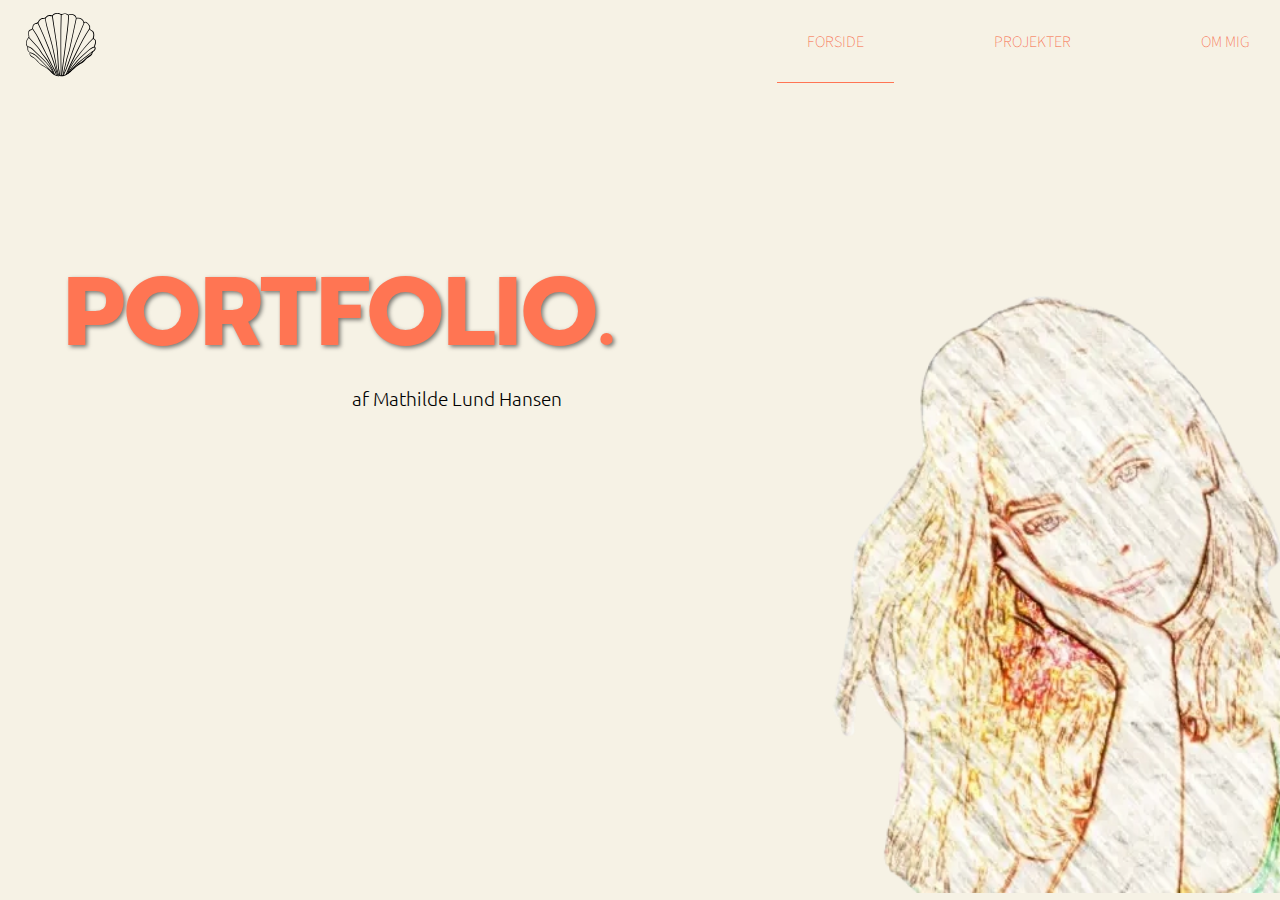
<file: index.html>
<!DOCTYPE html>
<html lang="da">

<head>
    <meta charset="UTF-8">
    <meta name="viewport" content="width=device-width, initial-scale=1.0">
    <meta name="description"
        content="Do you want people to click on your search result? Learn how to write the best meta description. Including 7 characteristics and examples!">
    <link rel="preconnect" href="https://fonts.googleapis.com">
    <link rel="preconnect" href="https://fonts.gstatic.com" crossorigin>
    <link href="https://fonts.googleapis.com/css2?family=Londrina+Shadow&display=swap" rel="stylesheet">
    <link href="https://fonts.googleapis.com/css2?family=Prompt:wght@500&display=swap" rel="stylesheet">
    <link href="https://fonts.googleapis.com/css2?family=Assistant:wght@300&display=swap" rel="stylesheet">
    <link href="https://fonts.googleapis.com/css2?family=Ubuntu&display=swap" rel="stylesheet">
    <link rel="icon" type="image/svg" href="billeder/muslinglogo.svg">
    <link rel="stylesheet" href="styles/index.css">
    <link rel="stylesheet" href="styles/general.css">
    <title>Forside</title>
</head>

<body>
    <header>
        <div class="logo">
            <a href="index.html">
                <img src="billeder/muslinglogo.svg" alt="logo">
            </a>
        </div>

        <nav>
            <ul class="menu">
                <li class="forside"><a href="index.html">Forside</a></li>
                <li><a href="projekter.html">Projekter</a></li>
                <li><a href="ommig.html">Om mig</a></li>
            </ul>
            <div class="burger">
                <div class="line"></div>
                <div class="line"></div>
                <div class="line"></div>
            </div>
        </nav>

    </header>
    <main>
        <div class="grid_1_1">
            <div class="container1">
                <h1 class="portfolio_tekst">PORTFOLIO.</h1>
                <h2>af Mathilde Lund Hansen</h2>

            </div>
            <div class="container2">
                <img src="billeder/tegning.webp" alt="tegning">
            </div>

        </div>
    </main>
    <footer>


    </footer>
    <script src="menu.js"></script>
</body>

</html>
</file>
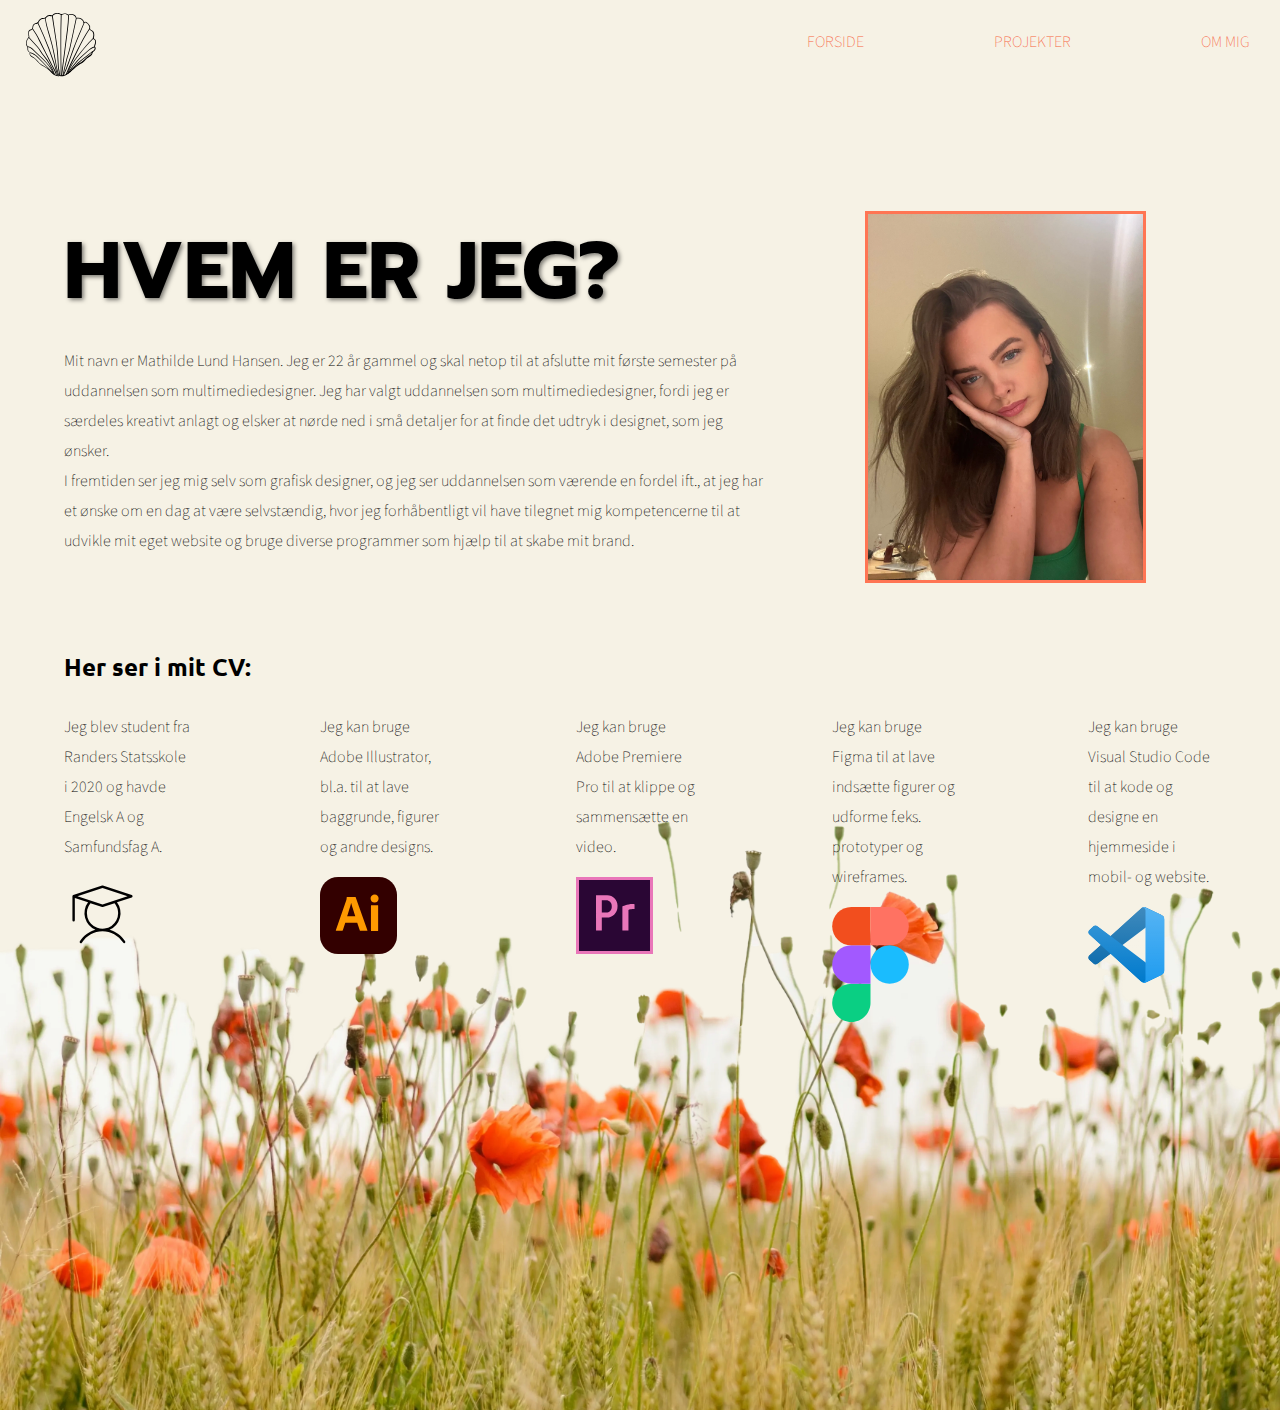
<file: ommig.html>
<!DOCTYPE html>
<html lang="da">

<head>
    <meta charset="UTF-8">
    <meta name="viewport" content="width=device-width, initial-scale=1.0">
    <meta name="description"
        content="Do you want people to click on your search result? Learn how to write the best meta description. Including 7 characteristics and examples!">
    <link rel="preconnect" href="https://fonts.googleapis.com">
    <link rel="preconnect" href="https://fonts.gstatic.com" crossorigin>
    <link href="https://fonts.googleapis.com/css2?family=Londrina+Shadow&display=swap" rel="stylesheet">
    <link href="https://fonts.googleapis.com/css2?family=Prompt:wght@500&display=swap" rel="stylesheet">
    <link href="https://fonts.googleapis.com/css2?family=Assistant:wght@300&display=swap" rel="stylesheet">
    <link href="https://fonts.googleapis.com/css2?family=Ubuntu&display=swap" rel="stylesheet">
    <link rel="icon" type="image/svg" href="billeder/muslinglogo.svg">
    <link rel="stylesheet" href="styles/general.css">
    <link rel="stylesheet" href="styles/ommig.css">
    <title>Om mig</title>
</head>

<body>
    <header>
        <div class="logo">
            <a href="index.html"><img src="billeder/muslinglogo.svg" alt="logo"></a>
        </div>
        <nav>
            <ul class="menu">
                <li><a href="index.html">Forside</a></li>
                <li><a href="projekter.html">Projekter</a></li>
                <li class="ommig"><a href="ommig.html">Om mig</a></li>
            </ul>
            <div class="burger">
                <div class="line"></div>
                <div class="line"></div>
                <div class="line"></div>
            </div>
        </nav>


    </header>
    <main>
        <div class="grid_1_1">
            <div class="tekst_ommig">
                <h1>HVEM ER JEG?</h1>
                <p>
                    Mit navn er Mathilde Lund Hansen. Jeg er 22 år gammel og skal netop til at afslutte mit første
                    semester på uddannelsen
                    som multimediedesigner. Jeg har valgt uddannelsen som multimediedesigner, fordi jeg er
                    særdeles
                    kreativt anlagt og
                    elsker at nørde ned i små detaljer for at finde det udtryk i designet, som jeg ønsker. <br> I
                    fremtiden
                    ser jeg mig selv som
                    grafisk designer, og jeg ser uddannelsen som værende en fordel ift., at jeg har et ønske om en dag
                    at være selvstændig,
                    hvor jeg forhåbentligt vil have tilegnet mig kompetencerne til at udvikle mit eget website og bruge
                    diverse
                    programmer som hjælp
                    til at skabe mit brand.
                </p>
            </div>
            <div class="mig">
                <img src="styles/portrat2.webp" alt="">
            </div>
        </div>
        <h2>Her ser i mit CV:</h2>
        <div class="grid_3_2">
            <div class="cv-box">
                <p>Jeg blev student fra Randers Statsskole i 2020 og havde Engelsk A og Samfundsfag A.
                </p>
                <img src="billeder/student-thin.svg" alt="student">
            </div>
            <div class="cv-box">
                <p>Jeg kan bruge Adobe Illustrator, bl.a. til at lave baggrunde, figurer og andre designs.</p>
                <img src="billeder/illustrator.svg" alt="illustrator">
            </div>
            <div class="cv-box">
                <p>Jeg kan bruge Adobe Premiere Pro til at klippe og sammensætte en video.</p>
                <img src="billeder/premierepro.svg" alt="pp">
            </div>
            <div class="cv-box">
                <p>Jeg kan bruge Figma til at lave indsætte figurer og udforme f.eks. prototyper og wireframes.</p>
                <img src="billeder/figma.svg" alt="figma">
            </div>
            <div class="cv-box">
                <p>Jeg kan bruge Visual Studio Code til at kode og designe en hjemmeside i mobil- og website.</p>
                <img src="billeder/visual-studio-code.svg" alt="figma">
            </div>

        </div>


    </main>
    <footer></footer>
    <script src="menu.js"></script>
</body>

</html>
</file>
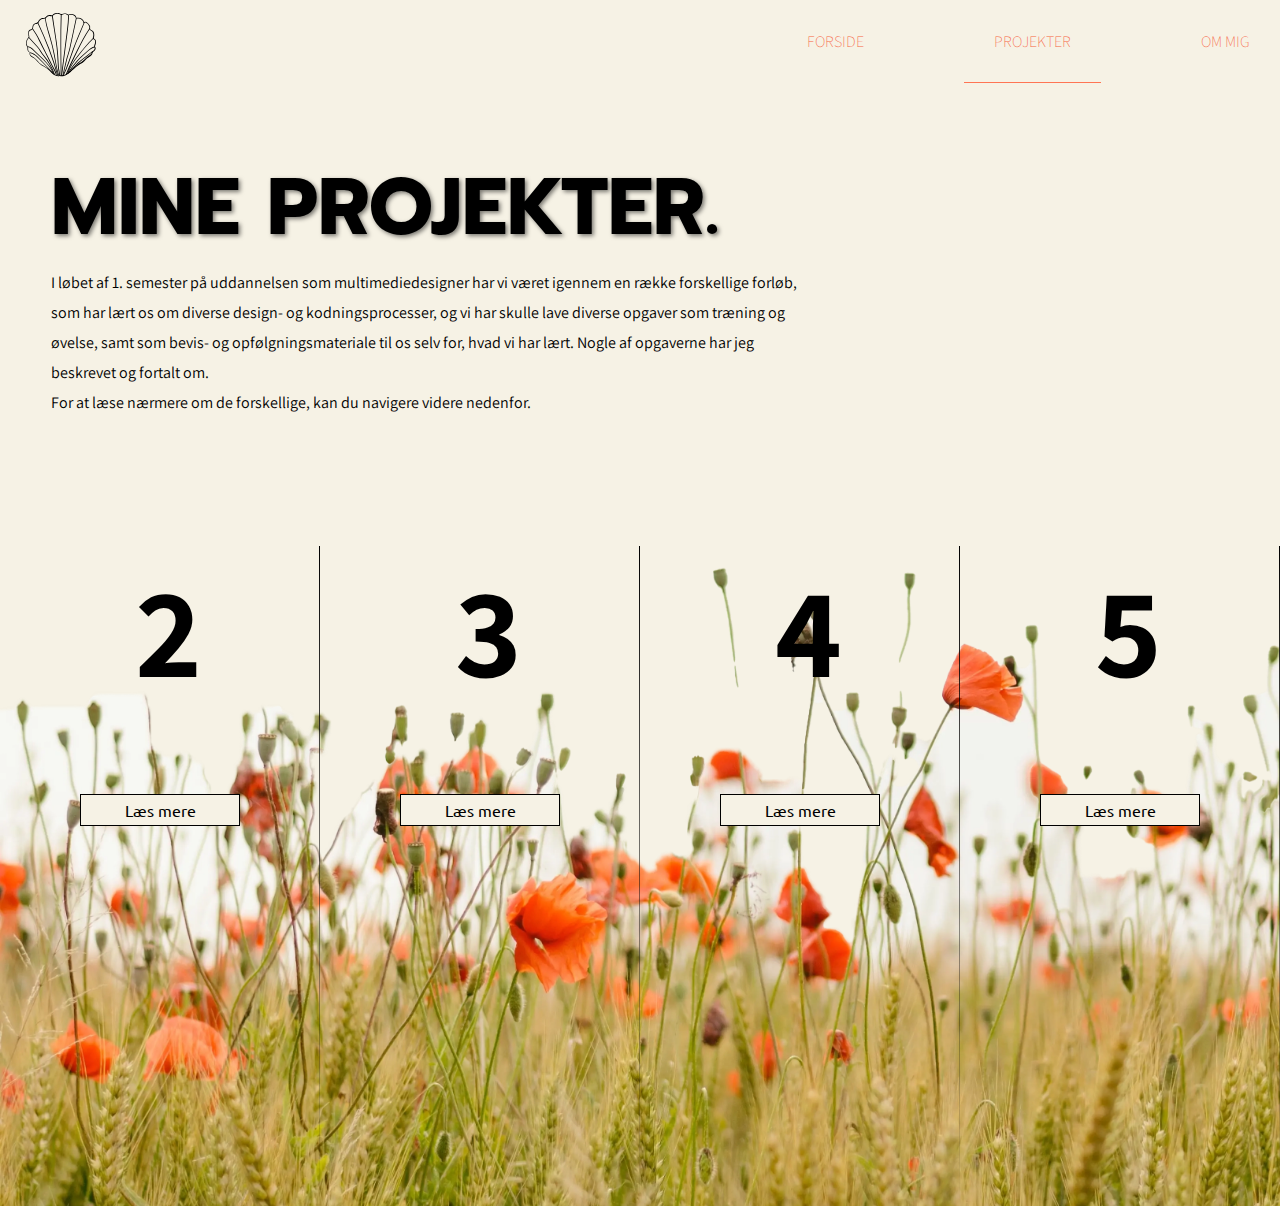
<file: projekter.html>
<!DOCTYPE html>
<html lang="da">

<head>
    <meta charset="UTF-8">
    <meta name="viewport" content="width=device-width, initial-scale=1.0">
    <meta name="description"
        content="Do you want people to click on your search result? Learn how to write the best meta description. Including 7 characteristics and examples!">
    <link rel="preconnect" href="https://fonts.googleapis.com">
    <link rel="preconnect" href="https://fonts.gstatic.com" crossorigin>
    <link href="https://fonts.googleapis.com/css2?family=Londrina+Shadow&display=swap" rel="stylesheet">
    <link href="https://fonts.googleapis.com/css2?family=Prompt:wght@500&display=swap" rel="stylesheet">
    <link href="https://fonts.googleapis.com/css2?family=Assistant:wght@300&display=swap" rel="stylesheet">
    <link href="https://fonts.googleapis.com/css2?family=Ubuntu&display=swap" rel="stylesheet">
    <link rel="icon" type="image/svg" href="billeder/muslinglogo.svg">
    <link rel="stylesheet" href="styles/general.css">
    <link rel="stylesheet" href="styles/projekter.css">
    <title>Projekter</title>
</head>

<body>
    <header>
        <div class="logo">
            <a href="index.html"><img src="billeder/muslinglogo.svg" alt="logo"></a>
        </div>
        <nav>
            <ul class="menu">
                <li><a href="index.html">Forside</a></li>
                <li class="projekter"><a href="projekter.html">Projekter</a></li>
                <li><a href="ommig.html">Om mig</a></li>
            </ul>
            <div class="burger">
                <div class="line"></div>
                <div class="line"></div>
                <div class="line"></div>
            </div>
        </nav>


    </header>
    <main>
        <div class="container">
            <h1>MINE PROJEKTER.</h1>
            <p class="projekter_tekst">I løbet af 1. semester på uddannelsen som multimediedesigner har vi været igennem
                en række forskellige forløb, som har
                lært os om diverse design- og kodningsprocesser, og vi har skulle lave diverse opgaver som træning og
                øvelse, samt som
                bevis- og opfølgningsmateriale til os selv for, hvad vi har lært. Nogle af opgaverne har jeg beskrevet
                og fortalt om. <br> For at læse
                nærmere om de
                forskellige, kan du navigere videre nedenfor.
            </p>
        </div>
        <div class="grid_5">
            <div class="tema-box" id="tema2">
                <p class="tal">2</p>
                <a href="tema2.html">Læs mere</a>
            </div>
            <div class="tema-box" id="tema3">
                <p class="tal">3</p>
                <a href="tema3.html">Læs mere</a>
            </div>
            <div class="tema-box" id="tema4">
                <p class="tal">4</p>
                <a href="tema4.html">Læs mere</a>
            </div>
            <div class="tema-box" id="tema5">
                <p class="tal">5</p>
                <a href="tema5.html">Læs mere</a>
            </div>

        </div>
    </main>
    <footer></footer>
    <script src="menu.js"></script>
</body>

</html>
</file>
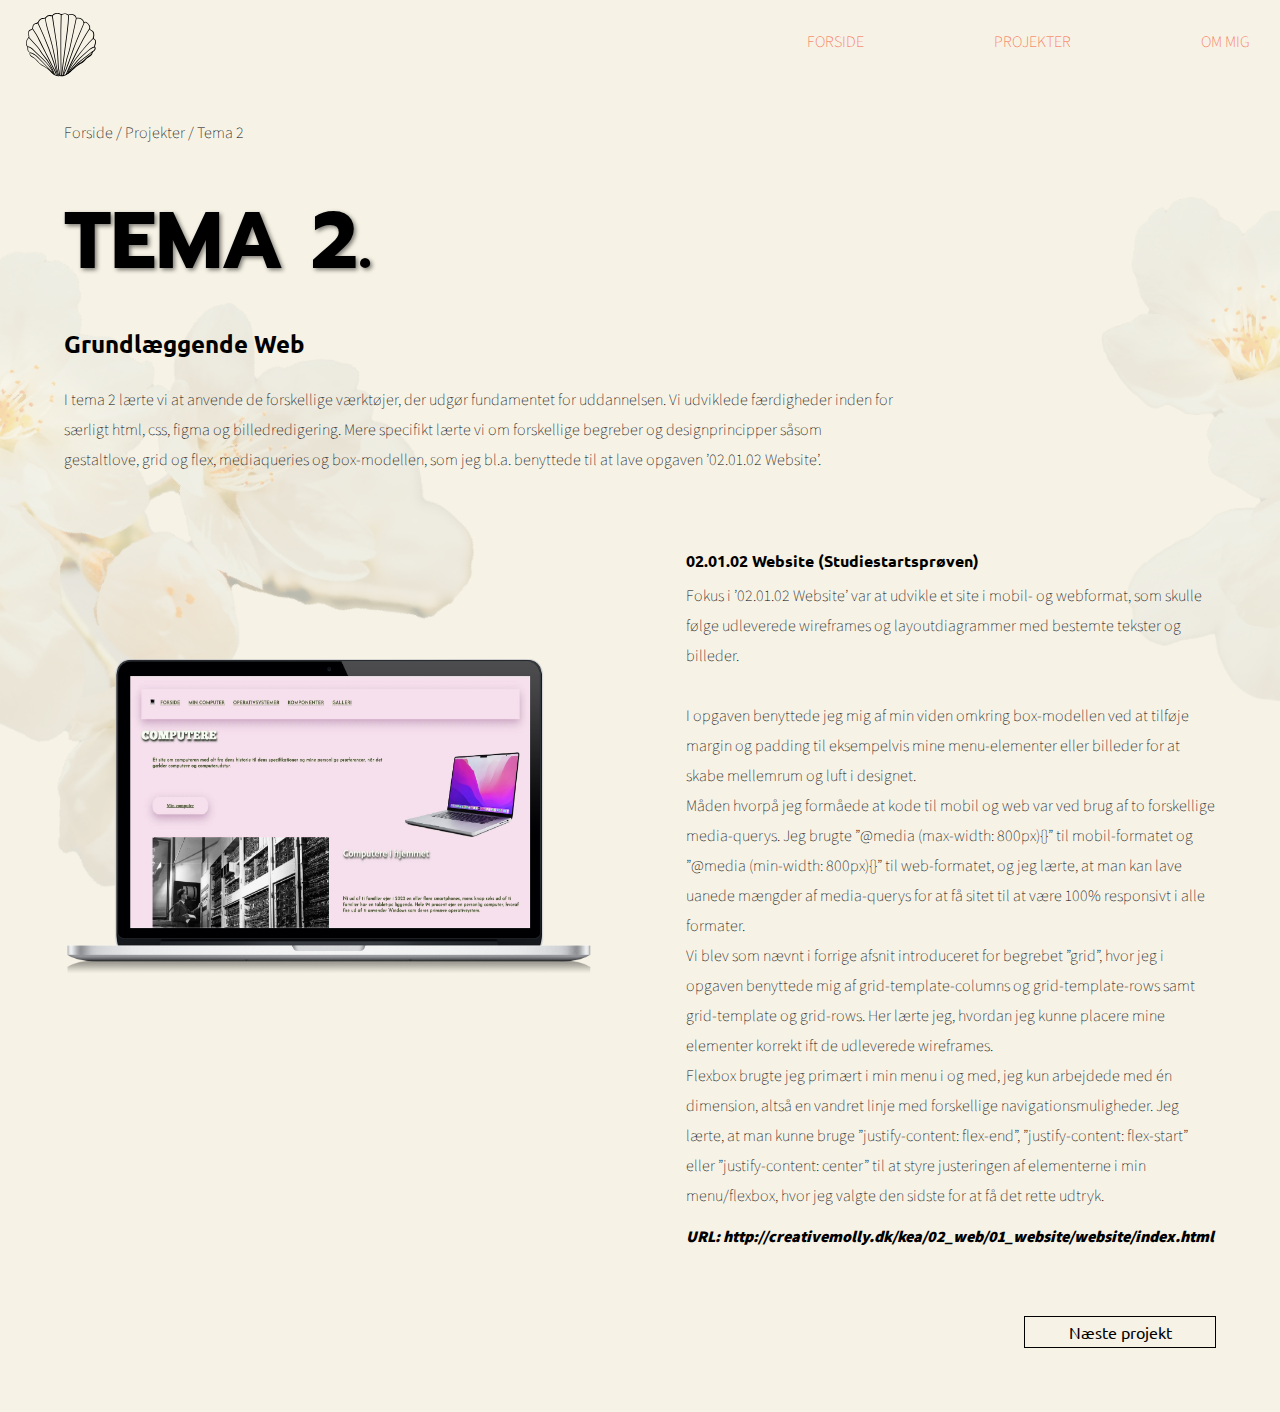
<file: tema2.html>
<!DOCTYPE html>
<html lang="da">

<head>
    <meta charset="UTF-8">
    <meta name="viewport" content="width=device-width, initial-scale=1.0">
    <meta name="description"
        content="Do you want people to click on your search result? Learn how to write the best meta description. Including 7 characteristics and examples!">
    <link rel="preconnect" href="https://fonts.googleapis.com">
    <link rel="preconnect" href="https://fonts.gstatic.com" crossorigin>
    <link href="https://fonts.googleapis.com/css2?family=Londrina+Shadow&display=swap" rel="stylesheet">
    <link href="https://fonts.googleapis.com/css2?family=Prompt:wght@500&display=swap" rel="stylesheet">
    <link href="https://fonts.googleapis.com/css2?family=Assistant:wght@300&display=swap" rel="stylesheet">
    <link href="https://fonts.googleapis.com/css2?family=Ubuntu&display=swap" rel="stylesheet">
    <link rel="icon" type="image/svg" href="billeder/muslinglogo.svg">
    <link rel="stylesheet" href="styles/general.css">
    <link rel="stylesheet" href="styles/tema.css">
    <title>Tema 2</title>
</head>

<body>
    <header>
        <div class="logo">
            <a href="index.html"><img src="billeder/muslinglogo.svg" alt="logo"></a>
        </div>
        <nav>
            <ul class="menu">
                <li><a href="index.html">Forside</a></li>
                <li><a href="projekter.html">Projekter</a></li>
                <li><a href="ommig.html">Om mig</a></li>
            </ul>
            <div class="burger">
                <div class="line"></div>
                <div class="line"></div>
                <div class="line"></div>
            </div>
        </nav>


    </header>

    <main>
        <div class="brodkrummesti">
            <a href="index.html">Forside</a> /
            <a href="projekter.html">Projekter</a> /
            <span>Tema 2</span>
        </div>

        <h1>TEMA 2.</h1>
        <h2>Grundlæggende Web</h2>
        <p id="temabeskrivelse"> I tema 2 lærte vi at anvende de forskellige værktøjer, der udgør fundamentet for
            uddannelsen. Vi
            udviklede færdigheder
            inden for særligt html, css, figma og billedredigering. Mere specifikt lærte vi om forskellige
            begreber og
            designprincipper såsom gestaltlove, grid og flex, mediaqueries og box-modellen, som jeg bl.a.
            benyttede til at lave
            opgaven ’02.01.02 Website’.
        </p>
        <div class="grid_1_1">
            <div>
                <a href="http://creativemolly.dk/kea/02_web/01_website/website/index.html"><img id="spil_billeder"
                        src="styles/studiestartsprove.svg" alt="studiestart"></a>
            </div>
            <div>
                <h3>02.01.02 Website (Studiestartsprøven)</h3>
                <p class="opgavebeskrivelse">Fokus i ’02.01.02 Website’ var at udvikle et site i mobil- og webformat,
                    som
                    skulle følge udleverede wireframes og
                    layoutdiagrammer med bestemte tekster og billeder. <br> <br>
                    I opgaven benyttede jeg mig af min viden omkring box-modellen ved at tilføje margin og padding til
                    eksempelvis mine
                    menu-elementer eller billeder for at skabe mellemrum og luft i designet.
                    <br>
                    Måden hvorpå jeg formåede at kode til mobil og web var ved brug af to forskellige media-querys. Jeg
                    brugte ”@media
                    (max-width: 800px){}” til mobil-formatet og ”@media (min-width: 800px){}” til web-formatet, og jeg
                    lærte, at man kan
                    lave uanede mængder af media-querys for at få sitet til at være 100% responsivt i alle formater.
                    <br> Vi blev som nævnt i forrige afsnit introduceret for begrebet ”grid”, hvor jeg i opgaven
                    benyttede
                    mig af
                    grid-template-columns og grid-template-rows samt grid-template og grid-rows. Her lærte jeg, hvordan
                    jeg kunne placere
                    mine elementer korrekt ift de udleverede wireframes.
                    <br> Flexbox brugte jeg primært i min menu i og med, jeg kun arbejdede med én dimension, altså en
                    vandret
                    linje med
                    forskellige navigationsmuligheder. Jeg lærte, at man kunne bruge ”justify-content: flex-end”,
                    ”justify-content:
                    flex-start” eller ”justify-content: center” til at styre justeringen af elementerne i min
                    menu/flexbox, hvor jeg valgte
                    den sidste for at få det rette udtryk.
                </p>

                <p class="link">
                    URL:
                    http://creativemolly.dk/kea/02_web/01_website/website/index.html
                </p>
            </div>
        </div>




        <div class="projekter_knapper">
            <a class="projekter_knap" href="tema3.html">Næste projekt</a>
        </div>
    </main>
    <footer></footer>
    <script src="menu.js"></script>
</body>

</html>
</file>
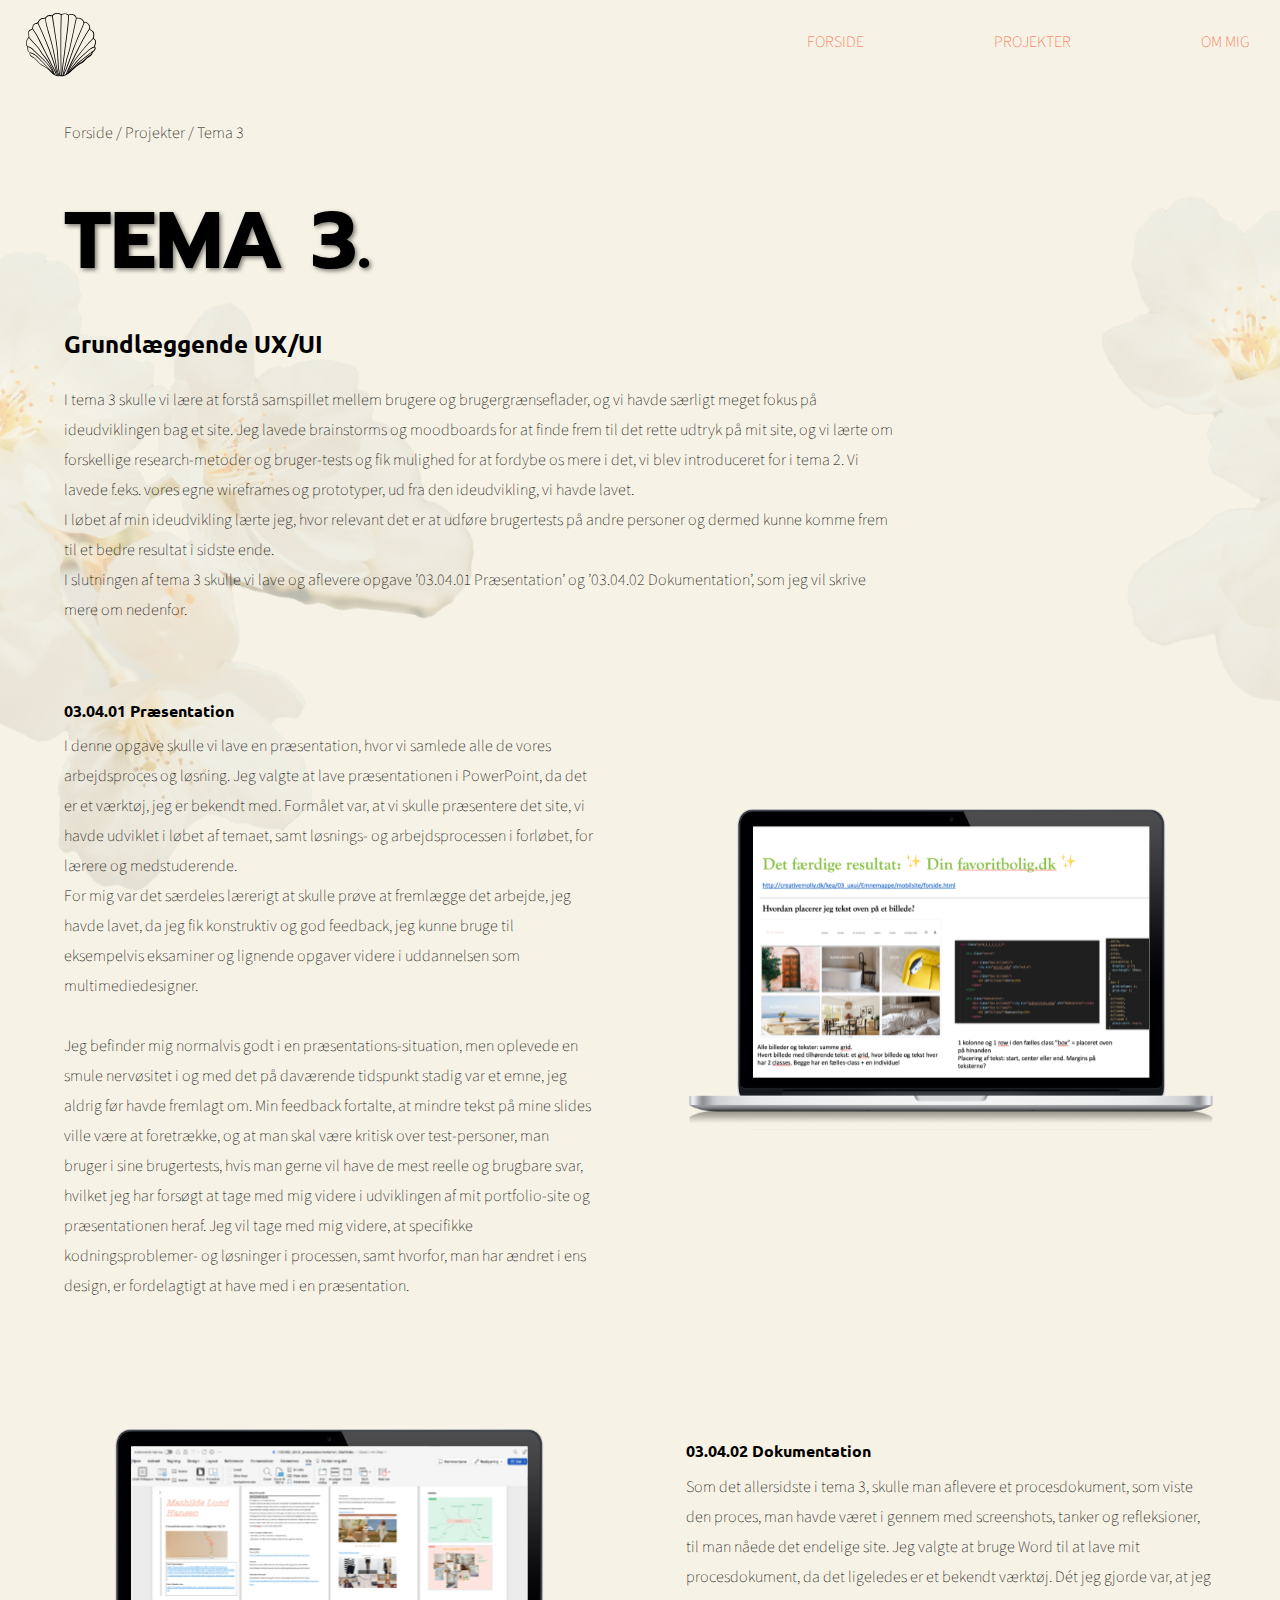
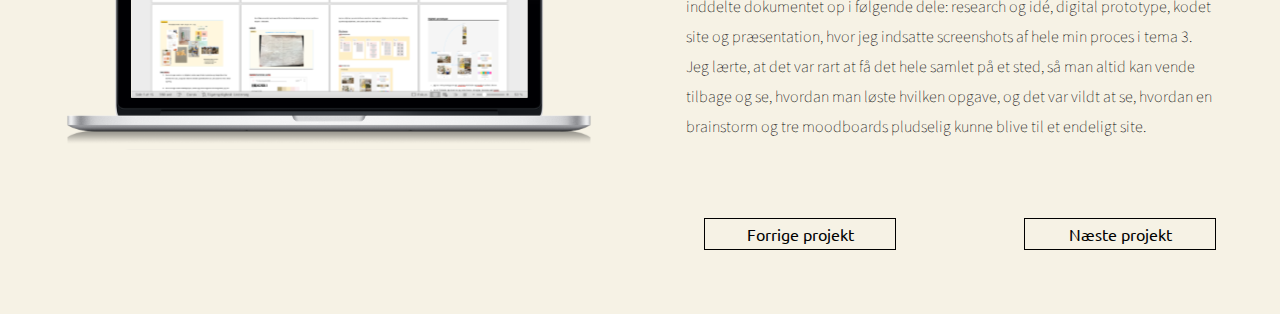
<file: tema3.html>
<!DOCTYPE html>
<html lang="da">

<head>
    <meta charset="UTF-8">
    <meta name="viewport" content="width=device-width, initial-scale=1.0">
    <meta name="description"
        content="Do you want people to click on your search result? Learn how to write the best meta description. Including 7 characteristics and examples!">
    <link rel="preconnect" href="https://fonts.googleapis.com">
    <link rel="preconnect" href="https://fonts.gstatic.com" crossorigin>
    <link href="https://fonts.googleapis.com/css2?family=Londrina+Shadow&display=swap" rel="stylesheet">
    <link href="https://fonts.googleapis.com/css2?family=Prompt:wght@500&display=swap" rel="stylesheet">
    <link href="https://fonts.googleapis.com/css2?family=Assistant:wght@300&display=swap" rel="stylesheet">
    <link href="https://fonts.googleapis.com/css2?family=Ubuntu&display=swap" rel="stylesheet">
    <link rel="icon" type="image/svg" href="billeder/muslinglogo.svg">
    <link rel="stylesheet" href="styles/general.css">
    <link rel="stylesheet" href="styles/tema.css">
    <title>Tema 3</title>
</head>

<body>
    <header>
        <div class="logo">
            <a href="index.html"><img src="billeder/muslinglogo.svg" alt="logo"></a>
        </div>
        <nav>
            <ul class="menu">
                <li><a href="index.html">Forside</a></li>
                <li><a href="projekter.html">Projekter</a></li>
                <li><a href="ommig.html">Om mig</a></li>
            </ul>
            <div class="burger">
                <div class="line"></div>
                <div class="line"></div>
                <div class="line"></div>
            </div>
        </nav>


    </header>
    <main>
        <div class="brodkrummesti">
            <a href="index.html">Forside</a> /
            <a href="projekter.html">Projekter</a> /
            <span>Tema 3</span>
        </div>
        <h1>TEMA 3.</h1>
        <h2>Grundlæggende UX/UI</h2>
        <p id="temabeskrivelse">
            I tema 3 skulle vi lære at forstå samspillet mellem brugere og brugergrænseflader, og vi havde særligt meget
            fokus på
            ideudviklingen bag et site. Jeg lavede brainstorms og moodboards for at finde frem til det rette udtryk på
            mit site, og vi
            lærte om forskellige research-metoder og bruger-tests og fik mulighed for at fordybe os mere i det, vi blev
            introduceret
            for i tema 2. Vi lavede f.eks. vores egne wireframes og prototyper, ud fra den ideudvikling, vi havde lavet.
            <br> I løbet af
            min ideudvikling lærte jeg, hvor relevant det er at udføre brugertests på andre personer og dermed kunne
            komme frem til
            et bedre resultat i sidste ende. <br> I slutningen af tema 3 skulle vi lave og aflevere opgave ’03.04.01
            Præsentation’ og
            ’03.04.02 Dokumentation’, som jeg vil skrive mere om nedenfor.
        </p>
        <div id="overstegrid" class="grid_1_1">
            <div>
                <h3>03.04.01 Præsentation</h3>
                <p>I denne opgave skulle vi lave en præsentation, hvor vi samlede alle de vores arbejdsproces og
                    løsning. Jeg valgte at
                    lave præsentationen i PowerPoint, da det er et værktøj, jeg er bekendt med. Formålet var, at vi
                    skulle præsentere det
                    site, vi havde udviklet i løbet af temaet, samt løsnings- og arbejdsprocessen i forløbet, for lærere
                    og medstuderende.
                    <br>
                    For mig var det særdeles lærerigt at skulle prøve at fremlægge det arbejde, jeg havde lavet,
                    da jeg fik
                    konstruktiv og god feedback, jeg kunne bruge til eksempelvis eksaminer og lignende opgaver videre i
                    uddannelsen som
                    multimediedesigner.
                    <br>
                    <br>
                    Jeg befinder mig normalvis godt i en præsentations-situation, men oplevede en smule nervøsitet i og
                    med det på daværende
                    tidspunkt stadig var et emne, jeg aldrig før havde fremlagt om. Min feedback fortalte, at mindre
                    tekst på mine slides
                    ville være at foretrække, og at man skal være kritisk over test-personer, man bruger i sine
                    brugertests, hvis man gerne
                    vil have de mest reelle og brugbare svar, hvilket jeg har forsøgt at tage med mig videre i
                    udviklingen af mit
                    portfolio-site og præsentationen heraf. Jeg vil tage med mig videre, at specifikke
                    kodningsproblemer- og løsninger i
                    processen, samt hvorfor, man har ændret i ens design, er fordelagtigt at have med i en præsentation.
                </p>
            </div>
            <div> <a href="filer/prasentation.pdf"><img id="spil_billeder" src="styles/prasentation.svg"
                        alt="prasentation"></a></div>
        </div>
        <div class="grid_1_1">
            <div><a href="filer/procesdokument.pdf"><img id="spil_billeder2" src="styles/dokumentation.svg"
                        alt="dokumentation"></a></div>
            <div class="order">
                <h3>03.04.02 Dokumentation</h3>
                <p>Som det allersidste i tema 3, skulle man aflevere et procesdokument, som viste den proces, man havde
                    været i gennem med
                    screenshots, tanker og refleksioner, til man nåede det endelige site. Jeg valgte at bruge Word til
                    at lave mit
                    procesdokument, da det ligeledes er et bekendt værktøj.
                    Dét jeg gjorde var, at jeg inddelte dokumentet op i følgende dele: research og idé, digital
                    prototype, kodet site og
                    præsentation, hvor jeg indsatte screenshots af hele min proces i tema 3. Jeg lærte, at det var rart
                    at få det hele
                    samlet på et sted, så man altid kan vende tilbage og se, hvordan man løste hvilken opgave, og det
                    var vildt at se,
                    hvordan en brainstorm og tre moodboards pludselig kunne blive til et endeligt site.
                </p>
            </div>

        </div>
        <div class="projekter_knapper">
            <a class="projekter_knap" href="tema2.html">Forrige projekt</a>
            <a class="projekter_knap" href="tema4.html">Næste projekt</a>
        </div>
    </main>
    <footer></footer>
    <script src="menu.js"></script>
</body>

</html>
</file>
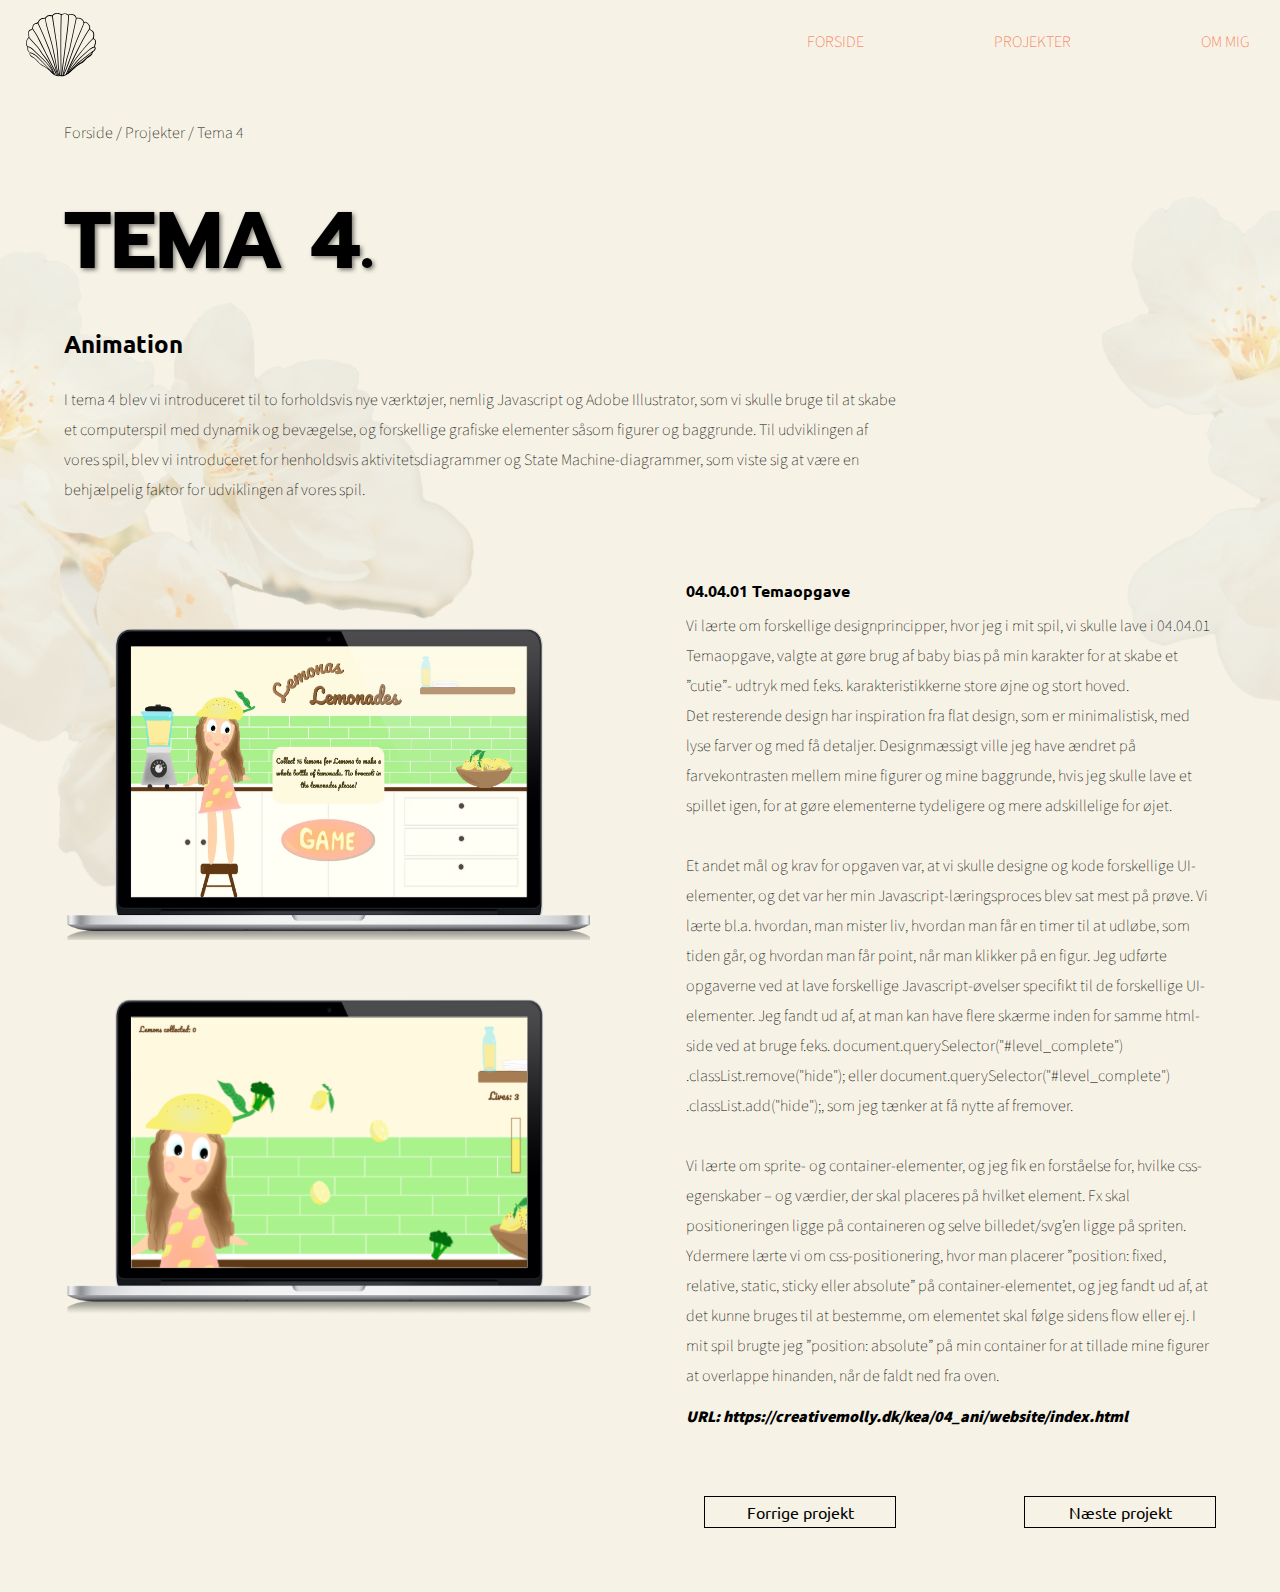
<file: tema4.html>
<!DOCTYPE html>
<html lang="da">

<head>
    <meta charset="UTF-8">
    <meta name="viewport" content="width=device-width, initial-scale=1.0">
    <meta name="description"
        content="Do you want people to click on your search result? Learn how to write the best meta description. Including 7 characteristics and examples!">
    <link rel="preconnect" href="https://fonts.googleapis.com">
    <link rel="preconnect" href="https://fonts.gstatic.com" crossorigin>
    <link href="https://fonts.googleapis.com/css2?family=Londrina+Shadow&display=swap" rel="stylesheet">
    <link href="https://fonts.googleapis.com/css2?family=Prompt:wght@500&display=swap" rel="stylesheet">
    <link href="https://fonts.googleapis.com/css2?family=Assistant:wght@300&display=swap" rel="stylesheet">
    <link href="https://fonts.googleapis.com/css2?family=Ubuntu&display=swap" rel="stylesheet">
    <link rel="icon" type="image/svg" href="billeder/muslinglogo.svg">
    <link rel="stylesheet" href="styles/general.css">
    <link rel="stylesheet" href="styles/tema.css">
    <title>Tema 4</title>
</head>

<body>
    <header>
        <div class="logo">
            <a href="index.html"><img src="billeder/muslinglogo.svg" alt="logo"></a>
        </div>
        <nav>
            <ul class="menu">
                <li><a href="index.html">Forside</a></li>
                <li><a href="projekter.html">Projekter</a></li>
                <li><a href="ommig.html">Om mig</a></li>
            </ul>
            <div class="burger">
                <div class="line"></div>
                <div class="line"></div>
                <div class="line"></div>
            </div>
        </nav>


    </header>
    <main>
        <div class="brodkrummesti">
            <a href="index.html">Forside</a> /
            <a href="projekter.html">Projekter</a> /
            <span>Tema 4</span>
        </div>
        <h1>TEMA 4.</h1>
        <h2>Animation</h2>

        <p id="temabeskrivelse">I tema 4 blev vi introduceret til to forholdsvis nye værktøjer, nemlig
            Javascript
            og
            Adobe Illustrator, som
            vi skulle
            bruge til at skabe et computerspil med dynamik og bevægelse, og forskellige grafiske elementer såsom figurer
            og
            baggrunde.
            Til udviklingen af vores spil, blev vi introduceret for henholdsvis aktivitetsdiagrammer og State
            Machine-diagrammer,
            som viste sig at være en behjælpelig faktor for udviklingen af vores spil.
        </p>
        <div id="spil_billeder" class="grid_1_1">
            <div>
                <a href="https://creativemolly.dk/kea/04_ani/website/index.html "><img src="styles/spil.svg"
                        alt="spil"></a>
                <a href="https://creativemolly.dk/kea/04_ani/website/index.html "><img class="spil2"
                        src="styles/spil2.svg" alt="spil2"></a>

            </div>
            <div class="order">
                <h3>04.04.01 Temaopgave</h3>
                <p class="opgavebeskrivelse">Vi lærte om forskellige designprincipper, hvor jeg i mit spil, vi skulle
                    lave i 04.04.01 Temaopgave,
                    valgte at gøre brug af baby bias på min
                    karakter for at
                    skabe et ”cutie”- udtryk med f.eks. karakteristikkerne store øjne og stort hoved. <br> Det
                    resterende
                    design har inspiration
                    fra flat design, som er minimalistisk, med lyse farver og med få detaljer. Designmæssigt ville jeg
                    have ændret på
                    farvekontrasten mellem mine figurer og mine baggrunde, hvis jeg skulle lave et spillet igen, for at
                    gøre elementerne
                    tydeligere og mere adskillelige for øjet. <br> <br>
                    Et andet mål og krav for opgaven var, at vi skulle designe og kode forskellige UI-elementer, og det
                    var her min
                    Javascript-læringsproces blev sat mest på prøve. Vi lærte bl.a. hvordan, man mister liv, hvordan man
                    får en timer til at
                    udløbe, som tiden går, og hvordan man får point, når man klikker på en figur. Jeg udførte opgaverne
                    ved at lave
                    forskellige Javascript-øvelser specifikt til de forskellige UI-elementer. Jeg fandt ud af, at man
                    kan have flere skærme
                    inden for samme html-side ved at bruge f.eks.
                    document.querySelector("#level_complete") .classList.remove("hide"); eller
                    document.querySelector("#level_complete") .classList.add("hide");, som jeg tænker at få nytte af
                    fremover.
                    <br>
                    <br>
                    Vi lærte om sprite- og container-elementer, og jeg fik en forståelse for, hvilke css-egenskaber – og
                    værdier, der skal
                    placeres på hvilket element. Fx skal positioneringen ligge på containeren og selve billedet/svg’en
                    ligge på spriten.
                    Ydermere lærte vi om css-positionering, hvor man placerer ”position: fixed, relative, static, sticky
                    eller absolute” på
                    container-elementet, og jeg fandt ud af, at det kunne bruges til at bestemme, om elementet skal
                    følge sidens flow eller
                    ej. I mit spil brugte jeg ”position: absolute” på min container for at tillade mine figurer at
                    overlappe hinanden, når
                    de faldt ned fra oven.

                </p>
                <p class="link">
                    URL:
                    https://creativemolly.dk/kea/04_ani/website/index.html
                </p>
            </div>

        </div>

        <div class="projekter_knapper">
            <a class="projekter_knap" href="tema3.html">Forrige projekt</a>
            <a class="projekter_knap" href="tema5.html">Næste projekt</a>
        </div>
    </main>
    <footer></footer>
    <script src="menu.js"></script>
</body>

</html>
</file>
<file: styles/index.css>
h1 {
  font-family: "Prompt", sans-serif;
  font-size: 6rem;
  padding-top: 5%;
  text-shadow: 2px 2px 4px rgba(0, 0, 0, 0.5);
  color: #ff7553;
}

h2 {
  font-size: 1.2rem;
  text-decoration: none;
  font-weight: 100;
  font-family: "Ubuntu", sans-serif;
  padding-left: 50%;
}

.grid_1_1 {
  display: grid;
  grid-template-columns: 1fr 1fr;
}
.container1 {
  margin-left: 10%;
  padding-top: 20%;
}
.container2 {
  position: relative;
  height: 90vh;
}

.container2 img {
  max-width: 100%;
  height: auto;
  position: absolute;
  bottom: 0;
  right: 0;
  margin: 0;
  width: 70%;
}
.forside {
  border-bottom: 0.5px solid #ff7553;
}

@media (max-width: 800px) {
  h1 {
    font-size: 3.5rem;
  }
  h2 {
    font-size: 1rem;
    padding-left: 40%;
  }
  .grid_1_1 {
    display: grid;
    grid-template-columns: 1fr;
  }
  .container2 {
    height: 60vh;
  }
  .container2 img {
    width: 80%;
  }
}
</file>
<file: styles/general.css>
* {
  box-sizing: border-box;
  margin: 0;
  padding: 0;
}
img {
  max-width: 100%;
}

body {
  background-color: #f6f2e5;
}

header {
  display: flex;
  justify-content: flex-end;
  align-items: center;
  position: sticky;
  z-index: 100;
}
nav {
  display: flex;
  align-items: center;
  overflow-x: auto;
}
.menu {
  display: flex;
  list-style: none;
  margin: 0;
  padding: 0;
  gap: 50px;
}
.menu li {
  margin-right: 20px;
}

.menu li:last-child {
  margin-right: 0;
}
.menu a {
  display: block;
  padding: 30px;
  text-decoration: none;
  text-align: center;
  text-transform: uppercase;
  font-size: 1rem;
  color: #f6623d;
  font-family: "Assistant", sans-serif;
  font-weight: 100;
  cursor: pointer;
}
.menu a:hover {
  line-height: 50%;
}
.logo img {
  width: 70px;
}
.logo {
  margin-right: auto; /* for at flytte logoet helt til venstre*/
  margin-left: 2%;
  margin-top: 1%;
}

.burger {
  width: 30px;
  height: 20px;
  cursor: pointer;
}
.burger .line {
  width: 100%;
  height: 2px;
  background-color: #ff7553;
  margin-bottom: 5px;
  transition: 0.2s linear;
}
.burger {
  display: none;
}

@media screen and (max-width: 800px) {
  .menu {
    display: none;
  }
  .burger {
    display: block;
    margin-right: 20px;
  }
  .burger.active .line:nth-child(1) {
    transform: rotate(45deg) translate(5px, 5px);
    transition: 0.2s linear;
  }
  .burger.active .line:nth-child(2) {
    opacity: 0;
    transition: 0.15s linear;
  }
  .burger.active .line:nth-child(3) {
    transform: rotate(-45deg) translate(5px, -5px);
    transition: 0.2s linear;
  }
  nav.active .menu {
    display: block;
    background-color: #f6f2e5;
    position: absolute;
    top: 60px;
    left: 0;
    width: 100%;
    box-shadow: 0 0 10px rgba(0, 0, 0, 0.1);
    z-index: 1;
  }
  nav.active .menu li {
    margin: 10px 20px;
  }
  nav.active .menu a {
    font-size: 3cqw;
  }
  .icon-container {
    margin-right: 10%;
  }
  .logo img {
    width: 40px;
  }
}
</file>
<file: styles/ommig.css>
.grid_1_1 {
  display: grid;
  grid-template-columns: 2fr 1fr;
  gap: 100px;
  padding-top: 10%;
  margin-left: 5%;
  margin-right: 5%;
}
img {
  width: 100%;
}
h1 {
  font-size: 5rem;
  font-family: "Prompt", sans-serif;
  font-weight: bold;
  text-shadow: 2px 2px 4px rgba(0, 0, 0, 0.5);
}
p {
  font-size: 1rem;
  font-family: "Assistant", sans-serif;
  padding-top: 2%;
  font-weight: 100;
  line-height: 30px;
}
h2 {
  font-size: 1.5rem;
  font-family: "Ubuntu", sans-serif;
  margin-left: 5%;
  padding-top: 5%;
}
.grid_3_2 {
  display: grid;
  grid-template-columns: repeat(5, 1fr);
  padding-bottom: 30%;
  background-image: url(baggrundsbillede.webp);
  background-size: cover;
}
.grid_3_2 img {
  width: 60%;
  padding-top: 12%;
}
.cv-box {
  padding-top: 10%;
  margin-left: 25%;
  margin-right: 25%;
}
.mig img {
  border: solid #ff7553;
  width: 80%;
}

@media screen and (max-width: 800px) {
  h1 {
    font-size: 3rem;
  }
  .grid_1_1,
  .grid_3_2 {
    display: grid;
    grid-template-columns: 1fr;
    background-image: none;
  }

  .mig img {
    width: 100%;
  }
  .grid_3_2 {
    text-align: center;
  }
}
</file>
<file: styles/projekter.css>
.container {
  margin-top: 5%;
  padding-right: 20%;
}

h1 {
  font-size: 5rem;
  font-family: "Prompt", sans-serif;
  margin-left: 5%;
  text-shadow: 2px 2px 4px rgba(0, 0, 0, 0.5);
}

p {
  font-size: 1rem;
  font-family: "Assistant", sans-serif;
  margin-left: 5%;
}

.grid_5 {
  display: grid;
  grid-template-columns: repeat(4, 1fr);
  padding-top: 10%;
  background-image: url(baggrundsbillede.webp);
  background-size: cover;
}

.tema-box {
  overflow: hidden;
  text-align: center;
  font-family: "Ubuntu", sans-serif;
  padding-bottom: 300px;
  position: relative;
}

/* forklar nedenstående*/
.tema-box:before {
  content: "";
  position: absolute;
  top: 0;
  bottom: 0;
  right: 0;
  width: 1px;
  background: linear-gradient(to top, transparent, #000);
}
#tema2:hover {
  background-image: url(sincerely-media-zw8t5aMmJQQ-unsplash.webp);
  background-size: cover;
}
#tema3:hover {
  background-image: url(kokken.webp);
  background-size: cover;
}

#tema5:hover {
  background-image: url(hej.webp);
  background-size: cover;
}

#tema4:hover {
  background-image: url(tema4.webp);
  background-size: cover;
  background-position: center;
}

.tema-box p {
  display: block;
  font-size: 8rem;
  margin-bottom: 10px;
  color: black;
}

.tema-box a {
  display: block;
  border: 1px solid #000;
  color: #000;
  background-color: #f6f2e5;
  text-decoration: none;
  padding: 5px;
  font-size: 1rem;
  width: 50%;
  margin: 25%;
}

.projekter {
  border-bottom: 0.5px solid #ff7553;
}

.projekter_tekst {
  line-height: 30px;
  margin-right: 20%;
}

.tal {
  font-weight: bold;
}

@media screen and (max-width: 800px) {
  h1 {
    font-size: 3.5rem;
  }
  .grid_5 {
    display: grid;
    grid-template-columns: 1fr;
    background-image: none;
  }

  .tema-box {
    padding-bottom: 50px;
    padding-top: 50px;

    background-image: url(baggrundsbillede.webp);
    background-size: cover;
  }
  #tema2:hover,
  #tema3:hover,
  #tema4:hover,
  #tema5:hover,
  #tema6:hover {
    background-image: none;
  }
  .container {
    padding-right: 0;
  }
  .projekter_tekst {
    margin-right: 5%;
  }
}
</file>
<file: styles/tema.css>
body {
  background-image: url(temabaggrund.webp);
  background-size: cover;
  background-attachment: fixed;
  width: 100%;
  overflow-x: hidden;
}
h1 {
  font-size: 5rem;
  font-family: "Prompt", sans-serif;
  font-weight: bold;
  text-shadow: 2px 2px 4px rgba(0, 0, 0, 0.5);
  margin-left: 5%;
  margin-top: 3%;
}
p {
  font-size: 1rem;
  font-family: "Assistant", sans-serif;
  padding-top: 2%;
  font-weight: 100;
  line-height: 30px;
}
h2 {
  font-size: 1.5rem;
  font-family: "Ubuntu", sans-serif;
  margin-left: 5%;
  margin-right: 5%;
  padding-top: 2%;
}
h3 {
  font-family: "Ubuntu", sans-serif;
  font-size: 1rem;
  padding-top: 2%;
}
.projekter_knapper {
  display: flex;
  justify-content: flex-end;
}
.projekter_knap {
  display: block;
  border: 1px solid #000;
  color: #000;
  text-decoration: none;
  padding: 5px;
  font-size: 1rem;
  font-family: "Ubuntu", sans-serif;
  width: 15%;
  text-align: center;
  margin: 5%;
  background-color: #f6f2e5;
}

.grid_1_1 {
  display: grid;
  grid-template-columns: 1fr 1fr;
  margin-left: 5%;
  margin-right: 5%;
  gap: 8%;
  padding: 0;
}
.grid_1_1 img {
  width: 100%;
  padding-top: 120px;
}
#overstegrid {
  margin-bottom: 10%;
}

.brodkrummesti {
  margin-left: 5%;
  padding-top: 3%;
  font-family: "Assistant", sans-serif;
  font-weight: 100;
}

.brodkrummesti a {
  text-decoration: none;
  color: black;
}
.breadcrumbs a:hover {
  text-decoration: underline;
  line-height: 50%;
}
#temabeskrivelse {
  margin-left: 5%;
  margin-right: 30%;
  margin-bottom: 5%;
}
.link {
  font-weight: 1000;
  font-style: oblique;
}
#spil_billeder img {
  padding-top: 50px;
}

#spil_billeder2 {
  padding-top: 0;
}
#spil_billeder22 {
  padding-top: 170px;
}
#spil_billeder11 {
  padding-top: 200px;
}
@media (max-width: 800px) {
  .grid_1_1 {
    display: grid;
    grid-template-columns: 1fr;
    gap: 0;
  }
  h1 {
    font-size: 3.5rem;
  }
  h2 {
    font-size: 1.2rem;
  }
  .projekter_knap {
    margin-top: 20%;
    width: 20%;
  }
  #temabeskrivelse {
    margin-right: 5%;
  }
  #spil_billeder {
    padding-top: 20px;
    padding-bottom: 50px;
  }
  #spil_billeder2 {
    padding-top: 20px;
  }
  .order {
    order: -2;
  }
  #spil_billeder11,
  #spil_billeder22 {
    padding-top: 20px;
    padding-bottom: 50px;
  }
}
</file>
